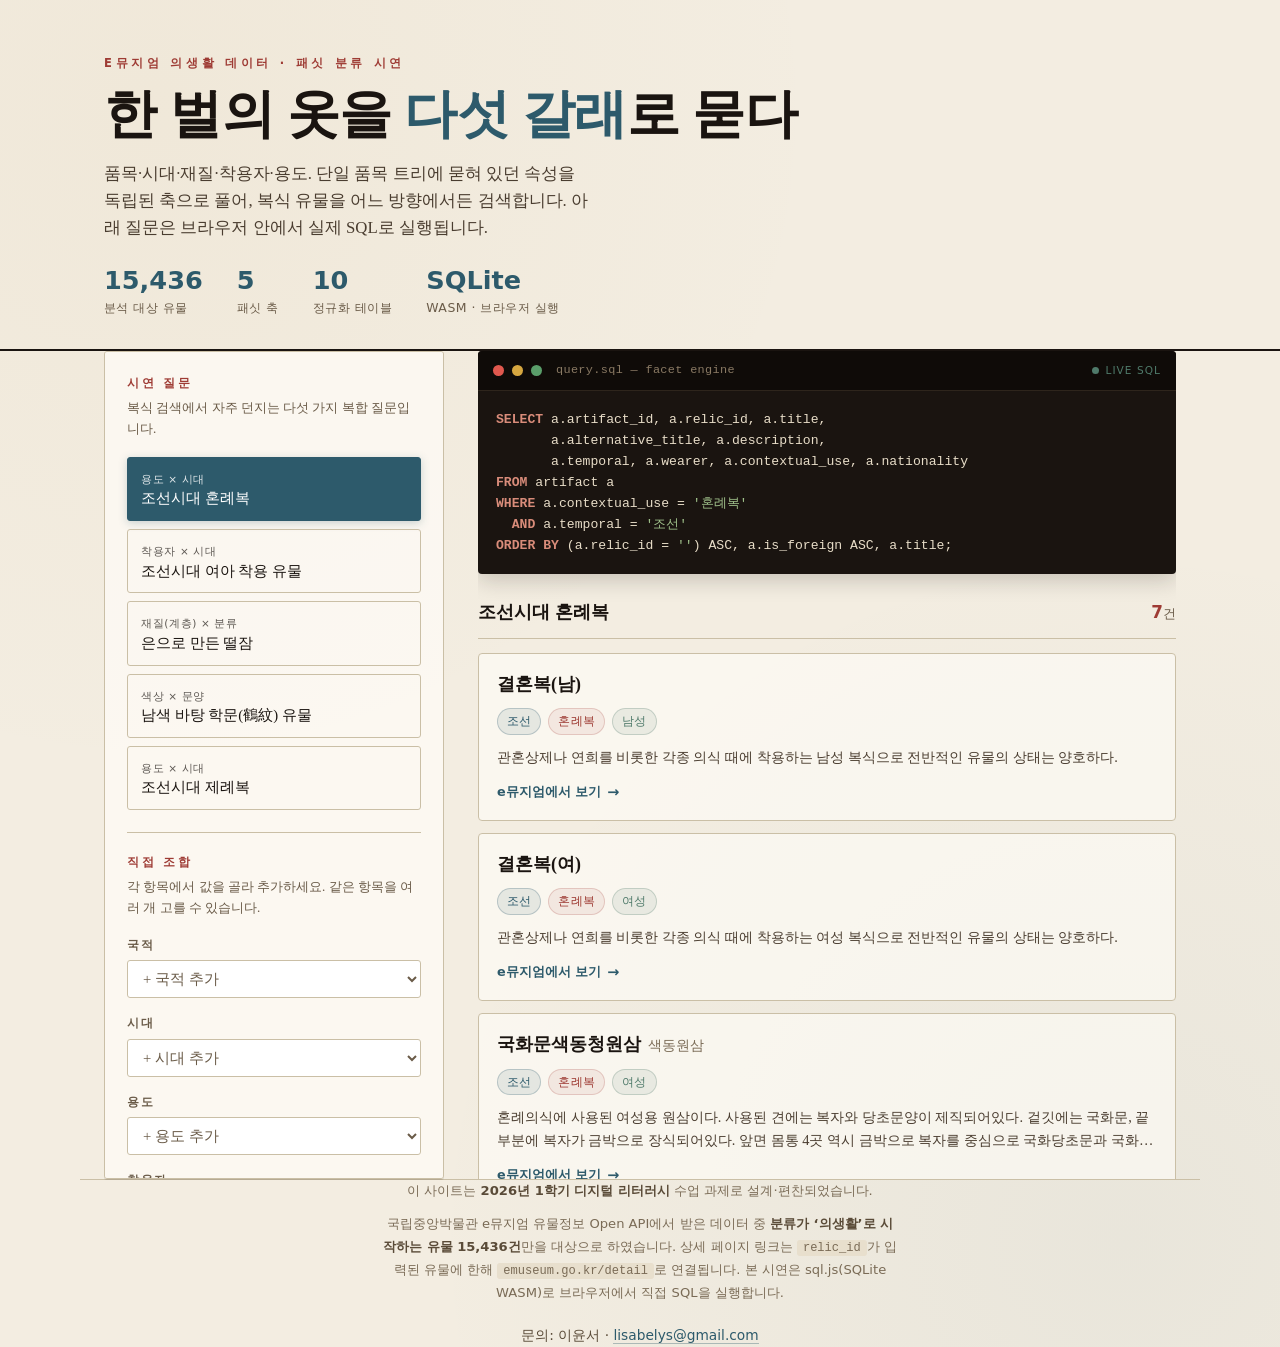
<file: emuseum-facet.html>
<!doctype html>
<html lang="ko">
<head>
  <meta charset="utf-8">
  <title>e뮤지엄 패싯 분류</title>
  <link rel="canonical" href="https://isabel.co.kr/emuseum-facet/">
  <meta http-equiv="refresh" content="0; url=/emuseum-facet/">
  <script>location.replace('/emuseum-facet/' + location.search + location.hash);</script>
</head>
<body>
  <p><a href="/emuseum-facet/">e뮤지엄 패싯 분류 페이지로 이동</a></p>
</body>
</html>
</file>
